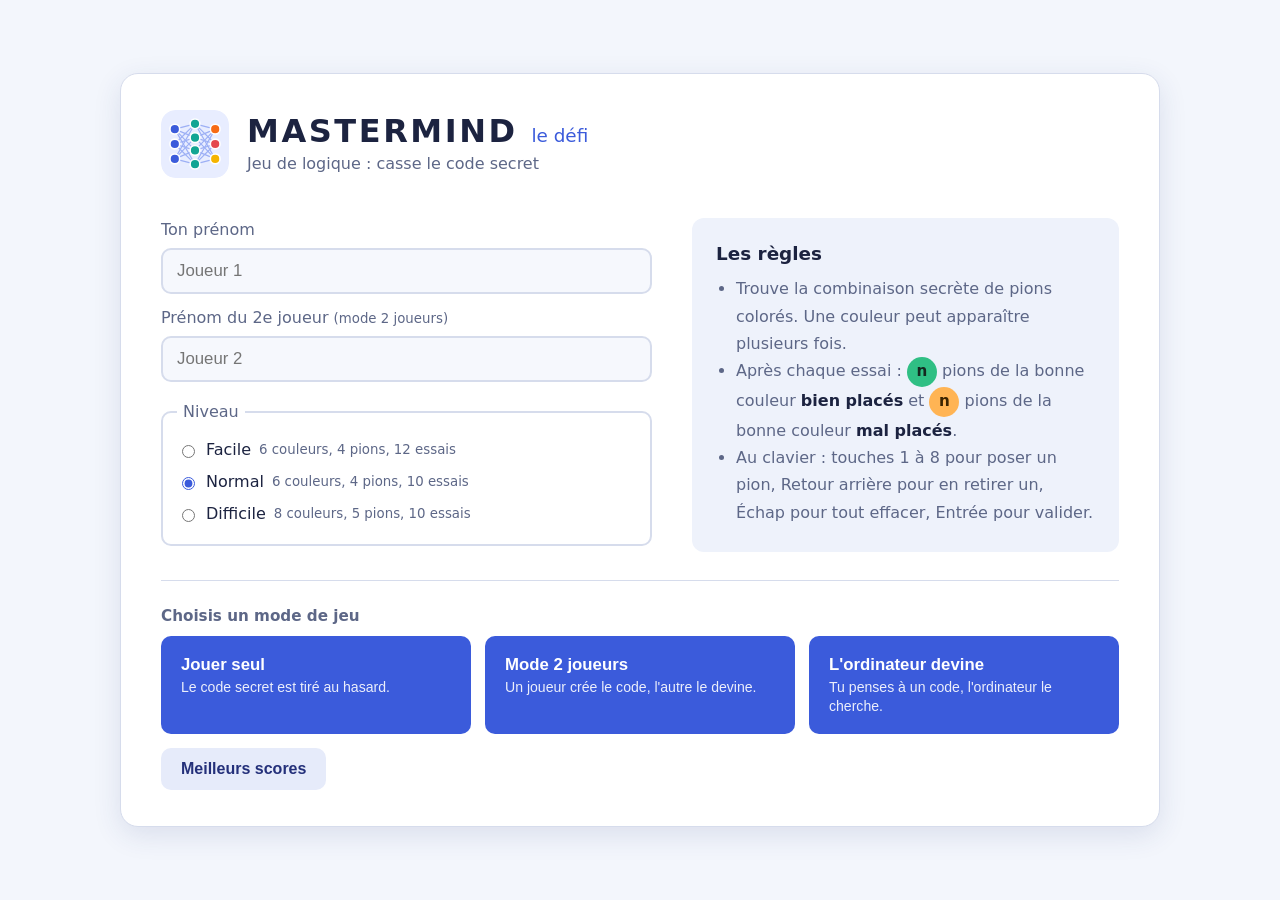
<file: index.html>
<!DOCTYPE html>
<html lang="fr">
<head>
  <meta charset="UTF-8">
  <meta name="viewport" content="width=device-width, initial-scale=1.0">
  <meta name="theme-color" content="#f3f6fc">
  <title>Mastermind - Le défi</title>
  <link rel="icon" type="image/svg+xml" href="logo.svg">
  <link rel="stylesheet" href="style.css">
</head>
<body>
  <main class="carte">
    <header class="entete">
      <img class="logo" src="logo.svg" alt="Logo Mastermind : réseau de neurones" width="56" height="56">
      <div>
        <h1>MASTERMIND <span>le défi</span></h1>
        <p class="slogan">Jeu de logique : casse le code secret</p>
      </div>
    </header>

    <!-- ===== MENU ===== -->
    <section id="ecran-menu">
      <div class="menu-grille">
        <div class="menu-form">
          <label for="prenom1">Ton prénom</label>
          <input type="text" id="prenom1" maxlength="20" placeholder="Joueur 1" autocomplete="off">

          <label for="prenom2">Prénom du 2e joueur <small>(mode 2 joueurs)</small></label>
          <input type="text" id="prenom2" maxlength="20" placeholder="Joueur 2" autocomplete="off">

          <fieldset>
            <legend>Niveau</legend>
            <label class="radio"><input type="radio" name="niveau" value="facile"> Facile <small>6 couleurs, 4 pions, 12 essais</small></label>
            <label class="radio"><input type="radio" name="niveau" value="normal" checked> Normal <small>6 couleurs, 4 pions, 10 essais</small></label>
            <label class="radio"><input type="radio" name="niveau" value="difficile"> Difficile <small>8 couleurs, 5 pions, 10 essais</small></label>
          </fieldset>

        </div>

        <div class="menu-modes">
          <h2 class="titre-modes">Choisis un mode de jeu</h2>
          <div class="modes">
            <button type="button" class="mode" data-mode="solo">
              <strong>Jouer seul</strong>
              <span>Le code secret est tiré au hasard.</span>
            </button>
            <button type="button" class="mode" data-mode="deux">
              <strong>Mode 2 joueurs</strong>
              <span>Un joueur crée le code, l'autre le devine.</span>
            </button>
            <button type="button" class="mode" data-mode="ordi">
              <strong>L'ordinateur devine</strong>
              <span>Tu penses à un code, l'ordinateur le cherche.</span>
            </button>
          </div>
          <button type="button" id="btn-scores" class="secondaire btn-scores">Meilleurs scores</button>
        </div>

        <aside class="menu-regles">
          <h2>Les règles</h2>
          <ul class="regles">
            <li>Trouve la combinaison secrète de pions colorés. Une couleur peut apparaître plusieurs fois.</li>
            <li>Après chaque essai : <span class="badge bien">n</span> pions de la bonne couleur <strong>bien placés</strong>
                et <span class="badge mal">n</span> pions de la bonne couleur <strong>mal placés</strong>.</li>
            <li>Au clavier : touches 1 à 8 pour poser un pion, Retour arrière pour en retirer un, Échap pour tout effacer, Entrée pour valider.</li>
          </ul>
        </aside>
      </div>
    </section>

    <!-- ===== JEU ===== -->
    <section id="ecran-jeu" hidden>
      <div class="barre">
        <button type="button" id="btn-menu" class="secondaire petit">&larr; Menu</button>
        <span id="compteur"></span>
      </div>
      <p id="consigne"></p>

      <div class="jeu-grille">
        <div class="col-plateau">
          <p class="legende">
            <span><span class="badge bien">n</span> bien placés</span>
            <span><span class="badge mal">n</span> mal placés</span>
          </p>
          <div id="plateau" aria-live="polite"></div>
        </div>

        <div class="col-saisie">
          <!-- Saisie d'un code (solo, 2 joueurs) -->
          <div id="zone-saisie">
            <div id="slots" class="slots"></div>
            <div id="palette" class="palette"></div>
            <div class="actions">
              <button type="button" id="btn-effacer" class="secondaire">Effacer</button>
              <button type="button" id="btn-valider">Valider</button>
            </div>
            <p class="raccourcis">
              <span><kbd>1</kbd>–<kbd id="touche-max">6</kbd> poser</span>
              <span><kbd>⌫</kbd> retirer</span>
              <span><kbd>Échap</kbd> effacer</span>
              <span><kbd>Entrée</kbd> valider</span>
            </p>
          </div>

          <!-- Retour d'indices (l'ordinateur devine) -->
          <div id="zone-retour" hidden>
            <div id="slots-ordi" class="slots"></div>
            <div class="retour">
              <label>Bien placés
                <input type="number" id="in-bien" min="0" value="0">
              </label>
              <label>Mal placés
                <input type="number" id="in-mal" min="0" value="0">
              </label>
            </div>
            <div class="actions">
              <button type="button" id="btn-envoyer">Envoyer les indices</button>
            </div>
          </div>

          <p id="message" role="alert"></p>

          <div id="fin" hidden>
            <p id="texte-fin"></p>
            <div id="secret-fin" class="slots"></div>
            <div class="actions">
              <button type="button" id="btn-rejouer">Rejouer</button>
              <button type="button" id="btn-menu-fin" class="secondaire">Menu</button>
            </div>
          </div>
        </div>
      </div>
    </section>

    <!-- ===== SCORES ===== -->
    <section id="ecran-scores" hidden>
      <div class="barre">
        <button type="button" id="btn-retour-scores" class="secondaire petit">&larr; Menu</button>
      </div>
      <h2>Meilleurs scores</h2>
      <div id="liste-scores"></div>
      <button type="button" id="btn-reset-scores" class="secondaire petit">Effacer les scores</button>
    </section>
  </main>

  <script src="script.js"></script>
</body>
</html>
</file>
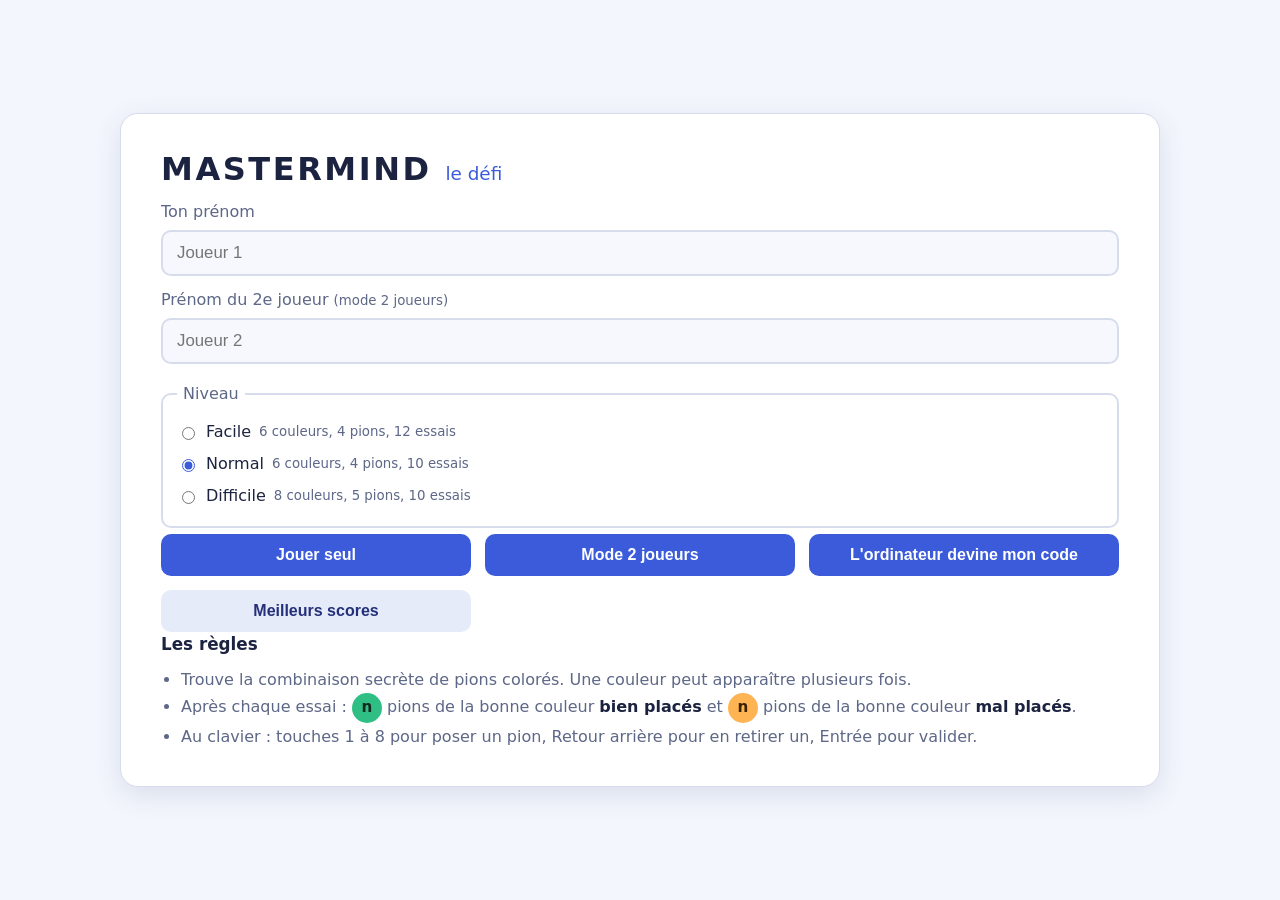
<file: mastermind.html>
<!DOCTYPE html>
<html lang="fr">
<head>
  <meta charset="UTF-8">
  <meta name="viewport" content="width=device-width, initial-scale=1.0">
  <title>Mastermind - Le défi</title>
  <link rel="stylesheet" href="style.css">
</head>
<body>
  <main class="carte">
    <h1>MASTERMIND <span>le défi</span></h1>

    <!-- ===== MENU ===== -->
    <section id="ecran-menu">
      <label for="prenom1">Ton prénom</label>
      <input type="text" id="prenom1" maxlength="20" placeholder="Joueur 1" autocomplete="off">

      <label for="prenom2">Prénom du 2e joueur <small>(mode 2 joueurs)</small></label>
      <input type="text" id="prenom 2" maxlength="20" placeholder="Joueur 2" autocomplete="off">

      <fieldset>
        <legend>Niveau</legend>
        <label class="radio"><input type="radio" name="niveau" value="facile"> Facile <small>6 couleurs, 4 pions, 12 essais</small></label>
        <label class="radio"><input type="radio" name="niveau" value="normal" checked> Normal <small>6 couleurs, 4 pions, 10 essais</small></label>
        <label class="radio"><input type="radio" name="niveau" value="difficile"> Difficile <small>8 couleurs, 5 pions, 10 essais</small></label>
      </fieldset>

      <div class="modes">
        <button type="button" data-mode="solo">Jouer seul</button>
        <button type="button" data-mode="deux">Mode 2 joueurs</button>
        <button type="button" data-mode="ordi">L'ordinateur devine mon code</button>
        <button type="button" id="btn-scores" class="secondaire">Meilleurs scores</button>
      </div>

      <h2>Les règles</h2>
      <ul class="regles">
        <li>Trouve la combinaison secrète de pions colorés. Une couleur peut apparaître plusieurs fois.</li>
        <li>Après chaque essai : <span class="badge bien">n</span> pions de la bonne couleur <strong>bien placés</strong>
            et <span class="badge mal">n</span> pions de la bonne couleur <strong>mal placés</strong>.</li>
        <li>Au clavier : touches 1 à 8 pour poser un pion, Retour arrière pour en retirer un, Entrée pour valider.</li>
      </ul>
    </section>

    <!-- ===== JEU ===== -->
    <section id="ecran-jeu" hidden>
      <div class="barre">
        <button type="button" id="btn-menu" class="secondaire petit">&larr; Menu</button>
        <span id="compteur"></span>
      </div>
      <p id="consigne"></p>

      <div id="plateau" aria-live="polite"></div>

      <!-- Saisie d'un code (solo, 2 joueurs) -->
      <div id="zone-saisie">
        <div id="slots" class="slots"></div>
        <div id="palette" class="palette"></div>
        <div class="actions">
          <button type="button" id="btn-effacer" class="secondaire">Effacer</button>
          <button type="button" id="btn-valider">Valider</button>
        </div>
      </div>

      <!-- Retour d'indices (l'ordinateur devine) -->
      <div id="zone-retour" hidden>
        <div id="slots-ordi" class="slots"></div>
        <div class="retour">
          <label>Bien placés
            <input type="number" id="in-bien" min="0" value="0">
          </label>
          <label>Mal placés
            <input type="number" id="in-mal" min="0" value="0">
          </label>
        </div>
        <div class="actions">
          <button type="button" id="btn-envoyer">Envoyer les indices</button>
        </div>
      </div>

      <p id="message" role="alert"></p>

      <div id="fin" hidden>
        <p id="texte-fin"></p>
        <div id="secret-fin" class="slots"></div>
        <div class="actions">
          <button type="button" id="btn-rejouer">Rejouer</button>
          <button type="button" id="btn-menu-fin" class="secondaire">Menu</button>
        </div>
      </div>
    </section>

    <!-- ===== SCORES ===== -->
    <section id="ecran-scores" hidden>
      <div class="barre">
        <button type="button" id="btn-retour-scores" class="secondaire petit">&larr; Menu</button>
      </div>
      <h2>Meilleurs scores</h2>
      <div id="liste-scores"></div>
      <button type="button" id="btn-reset-scores" class="secondaire petit">Effacer les scores</button>
    </section>
  </main>

  <script src="script.js"></script>
</body>
</html>
</file>
<file: style.css>
/* =====================================================
   MASTERMIND - thème clair
   Mobile d'abord, mise en page ordinateur à partir de 900px
   ===================================================== */

:root {
  color-scheme: light;
  --fond: #f3f6fc;
  --carte: #ffffff;
  --champ: #f6f8fd;
  --panneau: #eef2fb;
  --bord: #d6dcec;
  --texte: #1c2340;
  --discret: #5d6787;
  --accent: #3b5bdb;
  --accent-fonce: #2f4ac0;
  --accent-pale: #e6ebfa;
  --bien: #2fbf84;
  --mal: #ffb454;
  --erreur: #c92a2a;
  --ombre: 0 8px 28px rgba(40, 60, 120, .12);
}

* { box-sizing: border-box; }

body {
  margin: 0;
  min-height: 100vh;
  display: flex;
  justify-content: center;
  align-items: flex-start;
  padding: 24px 16px;
  background: var(--fond);
  color: var(--texte);
  font-family: system-ui, -apple-system, "Segoe UI", Roboto, sans-serif;
  line-height: 1.5;
}

.carte {
  width: 100%;
  max-width: 560px;
  background: var(--carte);
  border: 1px solid var(--bord);
  border-radius: 18px;
  padding: 24px;
  box-shadow: var(--ombre);
}

/* ----- En-tête avec logo ----- */
.entete {
  display: flex;
  align-items: center;
  gap: 14px;
  margin-bottom: 20px;
}
.logo { flex: none; width: 56px; height: 56px; border-radius: 14px; }
h1 { margin: 0; font-size: 1.5rem; letter-spacing: .08em; line-height: 1.2; }
h1 span { color: var(--accent); font-weight: 500; font-size: 1rem; letter-spacing: 0; }
.slogan { margin: 2px 0 0; color: var(--discret); font-size: .92rem; }

h2 { font-size: 1.05rem; margin: 0 0 8px; }

/* ----- Formulaires ----- */
label { display: block; margin: 12px 0 6px; color: var(--discret); }
small { color: var(--discret); font-weight: 400; }

input[type="text"], input[type="number"] {
  width: 100%;
  padding: 11px 14px;
  border-radius: 10px;
  border: 2px solid var(--bord);
  background: var(--champ);
  color: var(--texte);
  font-size: 1.05rem;
}
input[type="text"]:focus, input[type="number"]:focus {
  outline: none;
  border-color: var(--accent);
  background: #fff;
}

fieldset {
  margin: 18px 0 6px;
  border: 2px solid var(--bord);
  border-radius: 10px;
  padding: 6px 14px 10px;
}
legend { color: var(--discret); padding: 0 6px; }
label.radio { display: flex; flex-wrap: wrap; gap: 4px 8px; align-items: center; margin: 8px 0; color: var(--texte); cursor: pointer; }
label.radio input { accent-color: var(--accent); }

/* ----- Boutons ----- */
button {
  padding: 12px 20px;
  border: none;
  border-radius: 10px;
  background: var(--accent);
  color: #fff;
  font-size: 1rem;
  font-weight: 600;
  cursor: pointer;
  transition: background .15s, transform .1s;
}
button:hover { background: var(--accent-fonce); }
button:active { transform: translateY(1px); }
button:disabled { opacity: .5; cursor: not-allowed; }
button.secondaire { background: var(--accent-pale); color: #24307a; }
button.secondaire:hover { background: #d8e0f7; }
button.petit { padding: 7px 12px; font-size: .9rem; }

:focus-visible { outline: 3px solid #8da2f2; outline-offset: 2px; }

/* ----- Choix du mode ----- */
.menu-modes { margin-top: 18px; }
.titre-modes { color: var(--discret); font-size: .95rem; font-weight: 600; }
.modes { display: grid; gap: 10px; }
button.mode {
  display: grid;
  gap: 2px;
  padding: 14px 18px;
  text-align: left;
  line-height: 1.35;
}
button.mode strong { font-size: 1.05rem; }
button.mode span { font-size: .88rem; font-weight: 400; opacity: .9; }
.btn-scores { width: 100%; margin-top: 10px; }

kbd {
  display: inline-block;
  min-width: 1.6em;
  padding: 1px 6px;
  border: 1px solid var(--bord);
  border-bottom-width: 2px;
  border-radius: 6px;
  background: var(--carte);
  color: var(--texte);
  font: inherit;
  font-size: .8rem;
  text-align: center;
}

/* ----- Règles ----- */
.menu-regles {
  margin-top: 22px;
  padding: 16px 18px;
  background: var(--panneau);
  border-radius: 12px;
}
.regles { margin: 0; padding-left: 20px; line-height: 1.7; color: var(--discret); }
.regles strong { color: var(--texte); }

/* ----- Jeu ----- */
.barre { display: flex; justify-content: space-between; align-items: center; gap: 12px; margin-bottom: 8px; }
#compteur { color: var(--discret); font-weight: 600; }
#consigne { margin: 8px 0 14px; }

/* Pions */
.pion {
  display: inline-flex;
  align-items: center;
  justify-content: center;
  width: 38px; height: 38px;
  border-radius: 50%;
  font-weight: 700;
  font-size: .95rem;
  color: #fff;
  text-shadow: 0 1px 2px rgba(0, 0, 0, .45);
  box-shadow: inset 0 -3px 6px rgba(0, 0, 0, .18), inset 0 2px 4px rgba(255, 255, 255, .35), 0 1px 2px rgba(20, 30, 70, .2);
}
.pion.sombre { color: #222; text-shadow: none; }

/* Pastilles d'indices */
.badge {
  display: inline-flex;
  align-items: center;
  justify-content: center;
  min-width: 26px; height: 26px;
  border-radius: 50%;
  font-weight: 700;
  font-size: .85rem;
  color: #14281f;
}
.badge.bien { background: var(--bien); }
.badge.mal { background: var(--mal); color: #3a2300; }

/* Historique */
.legende {
  display: flex;
  flex-wrap: wrap;
  gap: 6px 18px;
  margin: 0 0 10px;
  color: var(--discret);
  font-size: .9rem;
}
.legende .badge { min-width: 22px; height: 22px; font-size: .75rem; margin-right: 4px; }

#plateau { display: grid; gap: 8px; margin-bottom: 16px; }
#plateau:not(:has(.ligne:not(.vide)))::before {
  content: "Tes essais apparaîtront ici.";
  display: block;
  padding: 16px;
  border: 2px dashed var(--bord);
  border-radius: 12px;
  color: var(--discret);
  text-align: center;
}
.ligne {
  display: flex;
  align-items: center;
  gap: 10px;
  padding: 6px 10px;
  background: var(--champ);
  border: 1px solid var(--bord);
  border-radius: 12px;
}
.ligne .num { width: 22px; color: var(--discret); font-size: .85rem; }
.ligne .pions { display: flex; gap: 6px; flex: 1; flex-wrap: wrap; }
.ligne .indices { display: flex; gap: 6px; }
.ligne:not(.vide) { animation: apparition .25s ease-out; }
@keyframes apparition { from { opacity: 0; transform: translateY(-4px); } }

/* Lignes vides du plateau : affichées seulement sur ordinateur */
.ligne.vide { display: none; background: transparent; border-style: dashed; }
.trou {
  width: 38px; height: 38px;
  border-radius: 50%;
  background: var(--champ);
  box-shadow: inset 0 2px 4px rgba(40, 60, 120, .12);
}

/* Raccourcis clavier : seulement avec une souris */
.raccourcis { display: none; flex-wrap: wrap; justify-content: center; gap: 6px 14px; margin: 14px 0 0; color: var(--discret); font-size: .85rem; }
.raccourcis span { white-space: nowrap; }
@media (hover: hover) and (pointer: fine) {
  .raccourcis { display: flex; }
}

/* Emplacements de saisie */
.slots { display: flex; gap: 8px; justify-content: center; margin: 12px 0; }
.slot {
  width: 46px; height: 46px;
  padding: 0;
  border-radius: 50%;
  border: 2px dashed #b3bddb;
  background: var(--champ);
  color: var(--texte);
  display: inline-flex;
  align-items: center;
  justify-content: center;
}
.slot:hover { background: #fff; }
.slot.plein { border-style: solid; border-color: transparent; color: #fff; text-shadow: 0 1px 2px rgba(0,0,0,.45); }
.slot.plein.sombre { color: #222; text-shadow: none; }
.slots.lecture .pion { width: 46px; height: 46px; }

.palette { display: flex; gap: 8px; justify-content: center; flex-wrap: wrap; margin: 14px 0; }
.palette button.pion { padding: 0; width: 44px; height: 44px; }
.palette button.pion:hover { transform: translateY(-2px); background-color: inherit; }

.actions { display: flex; gap: 10px; justify-content: center; flex-wrap: wrap; margin-top: 10px; }

.retour { display: flex; gap: 12px; }
.retour label { flex: 1; }

#message { min-height: 1.4em; color: var(--erreur); margin: 10px 0 0; text-align: center; }

#fin { margin-top: 12px; text-align: center; }
#texte-fin { font-size: 1.15rem; font-weight: 600; }

/* ----- Scores ----- */
.bloc-score { margin-bottom: 14px; }
.bloc-score h3 { margin: 0 0 6px; font-size: .95rem; color: var(--accent); }
.bloc-score ol { margin: 0; padding-left: 22px; line-height: 1.7; }
.vide { color: var(--discret); }

[hidden] { display: none !important; }

@media (max-width: 420px) {
  .carte { padding: 18px 14px; }
  .pion { width: 32px; height: 32px; }
  .slot { width: 40px; height: 40px; }
  .slots.lecture .pion { width: 40px; height: 40px; }
  .logo { width: 48px; height: 48px; }
}

/* =====================================================
   ORDINATEUR : écrans de 900px et plus
   ===================================================== */
@media (min-width: 900px) {
  body { padding: 40px 32px; align-items: center; }

  .carte {
    max-width: 1040px;
    padding: 36px 40px;
  }

  .entete { margin-bottom: 28px; gap: 18px; }
  .logo { width: 68px; height: 68px; }
  h1 { font-size: 2rem; }
  h1 span { font-size: 1.15rem; }
  .slogan { font-size: 1rem; }

  /* Menu : formulaire à gauche, règles à droite, modes de jeu en dessous */
  .menu-grille {
    display: grid;
    grid-template-columns: 1.15fr 1fr;
    grid-template-areas:
      "form  regles"
      "modes modes";
    gap: 28px 40px;
    align-items: start;
  }
  .menu-form { grid-area: form; }
  .menu-regles { grid-area: regles; margin-top: 12px; padding: 22px 24px; align-self: stretch; }
  .menu-regles h2 { font-size: 1.15rem; }
  .menu-modes {
    grid-area: modes;
    margin-top: 0;
    padding-top: 24px;
    border-top: 1px solid var(--bord);
  }
  .modes { grid-template-columns: repeat(3, 1fr); gap: 14px; }
  button.mode { padding: 18px 20px; align-content: start; min-height: 92px; }
  button.mode:hover { transform: translateY(-2px); box-shadow: 0 6px 16px rgba(59, 91, 219, .25); }
  .btn-scores { width: auto; margin-top: 14px; }

  /* Plateau complet avec les lignes à venir */
  .legende { margin-bottom: 12px; }
  .ligne.vide { display: flex; }
  .ligne.vide .num { opacity: .6; }
  .ligne.prochaine { border-color: var(--accent); border-style: solid; background: var(--accent-pale); }
  .ligne.prochaine .num { opacity: 1; color: var(--accent); font-weight: 700; }

  /* Jeu : historique à gauche, saisie à droite (reste visible au défilement) */
  .jeu-grille {
    display: grid;
    grid-template-columns: minmax(0, 1fr) 400px;
    gap: 36px;
    align-items: start;
  }
  .col-saisie {
    position: sticky;
    top: 24px;
    padding: 20px;
    background: var(--panneau);
    border-radius: 16px;
  }
  #plateau { gap: 8px; }
  .ligne { padding: 5px 14px; gap: 14px; }
  .ligne .pion, .trou { width: 40px; height: 40px; }

  .pion { width: 44px; height: 44px; font-size: 1.05rem; }
  .slot { width: 52px; height: 52px; }
  .slots.lecture .pion { width: 52px; height: 52px; }
  .palette button.pion { width: 50px; height: 50px; }
  .badge { min-width: 30px; height: 30px; font-size: .95rem; }

  /* Scores : un niveau par colonne */
  #liste-scores { display: grid; grid-template-columns: repeat(3, 1fr); gap: 16px; margin: 12px 0 20px; }
  .bloc-score { margin: 0; padding: 18px 20px; background: var(--panneau); border-radius: 12px; }
}

/* Très grands écrans */
@media (min-width: 1400px) {
  .carte { max-width: 1160px; }
  .jeu-grille { grid-template-columns: minmax(0, 1fr) 440px; }
}

@media (prefers-reduced-motion: reduce) {
  button { transition: none; }
  button.mode:hover { transform: none; }
  .ligne:not(.vide) { animation: none; }
}
</file>
